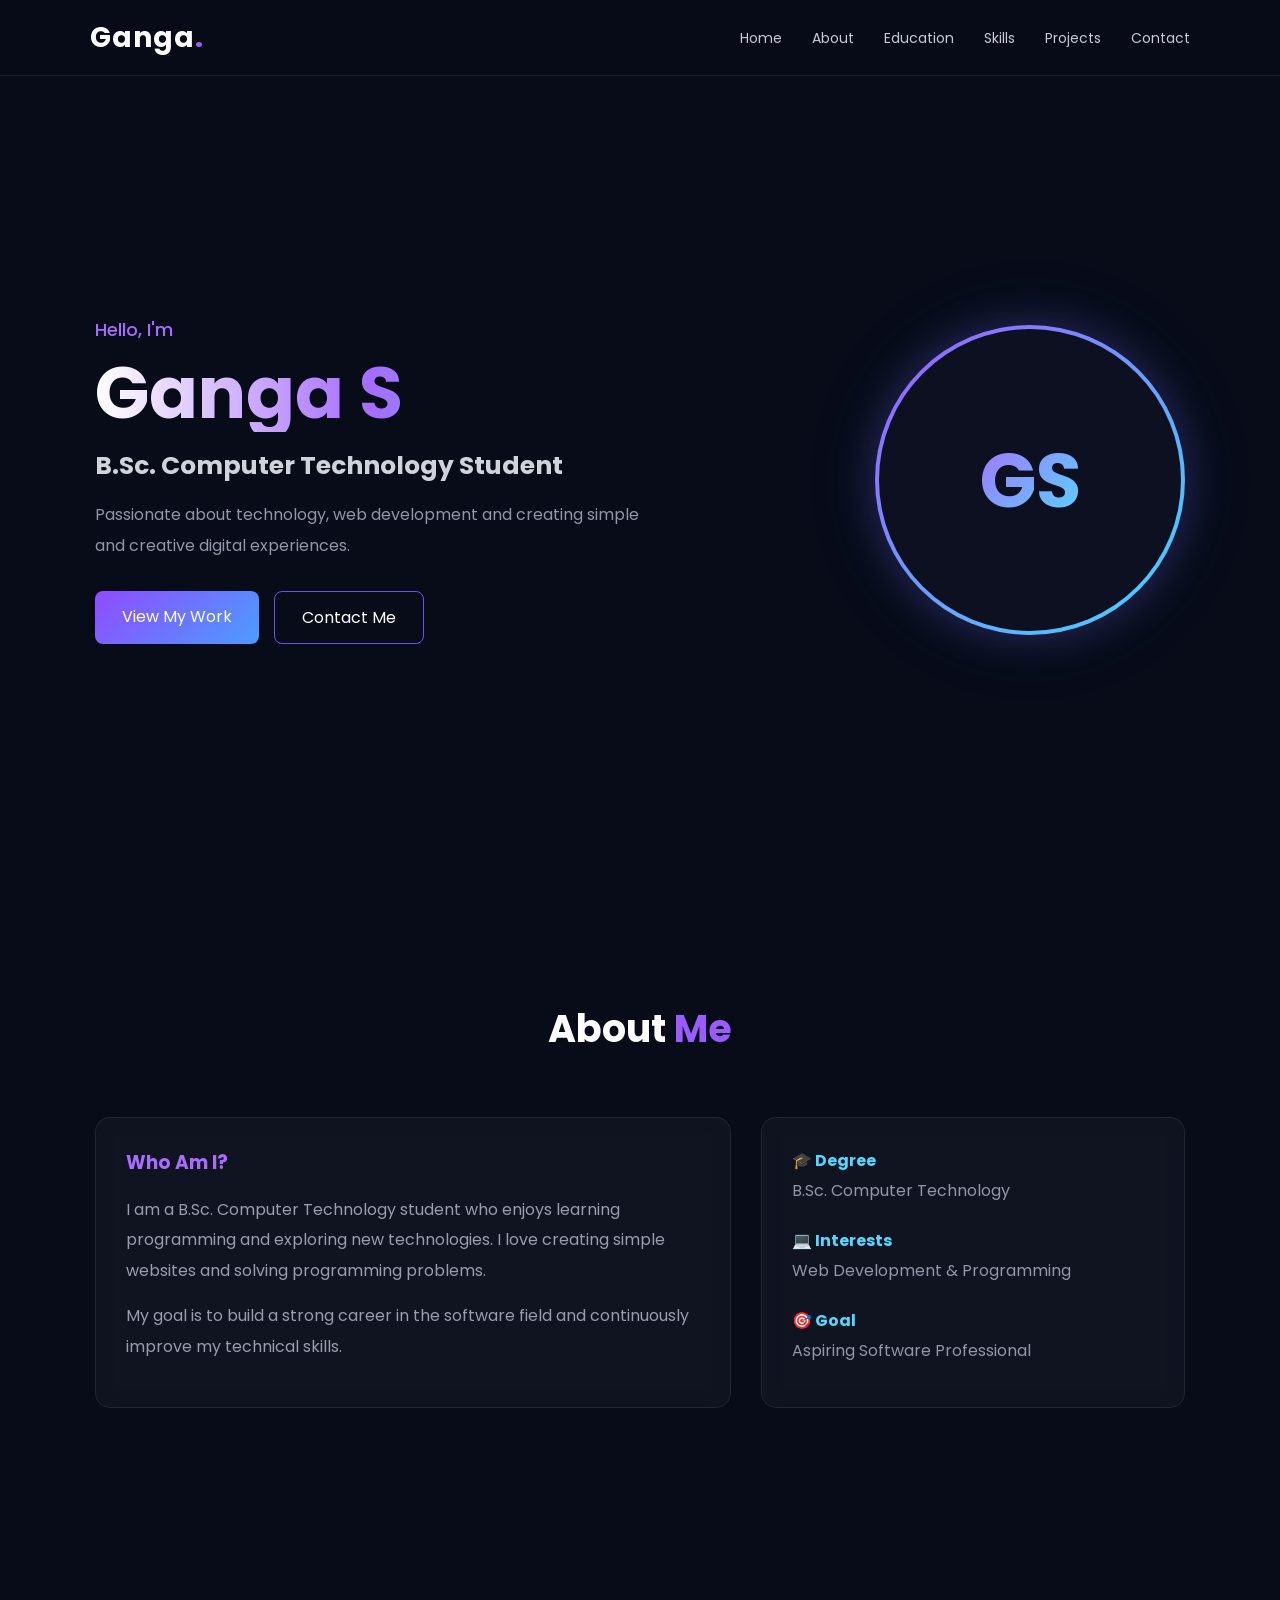
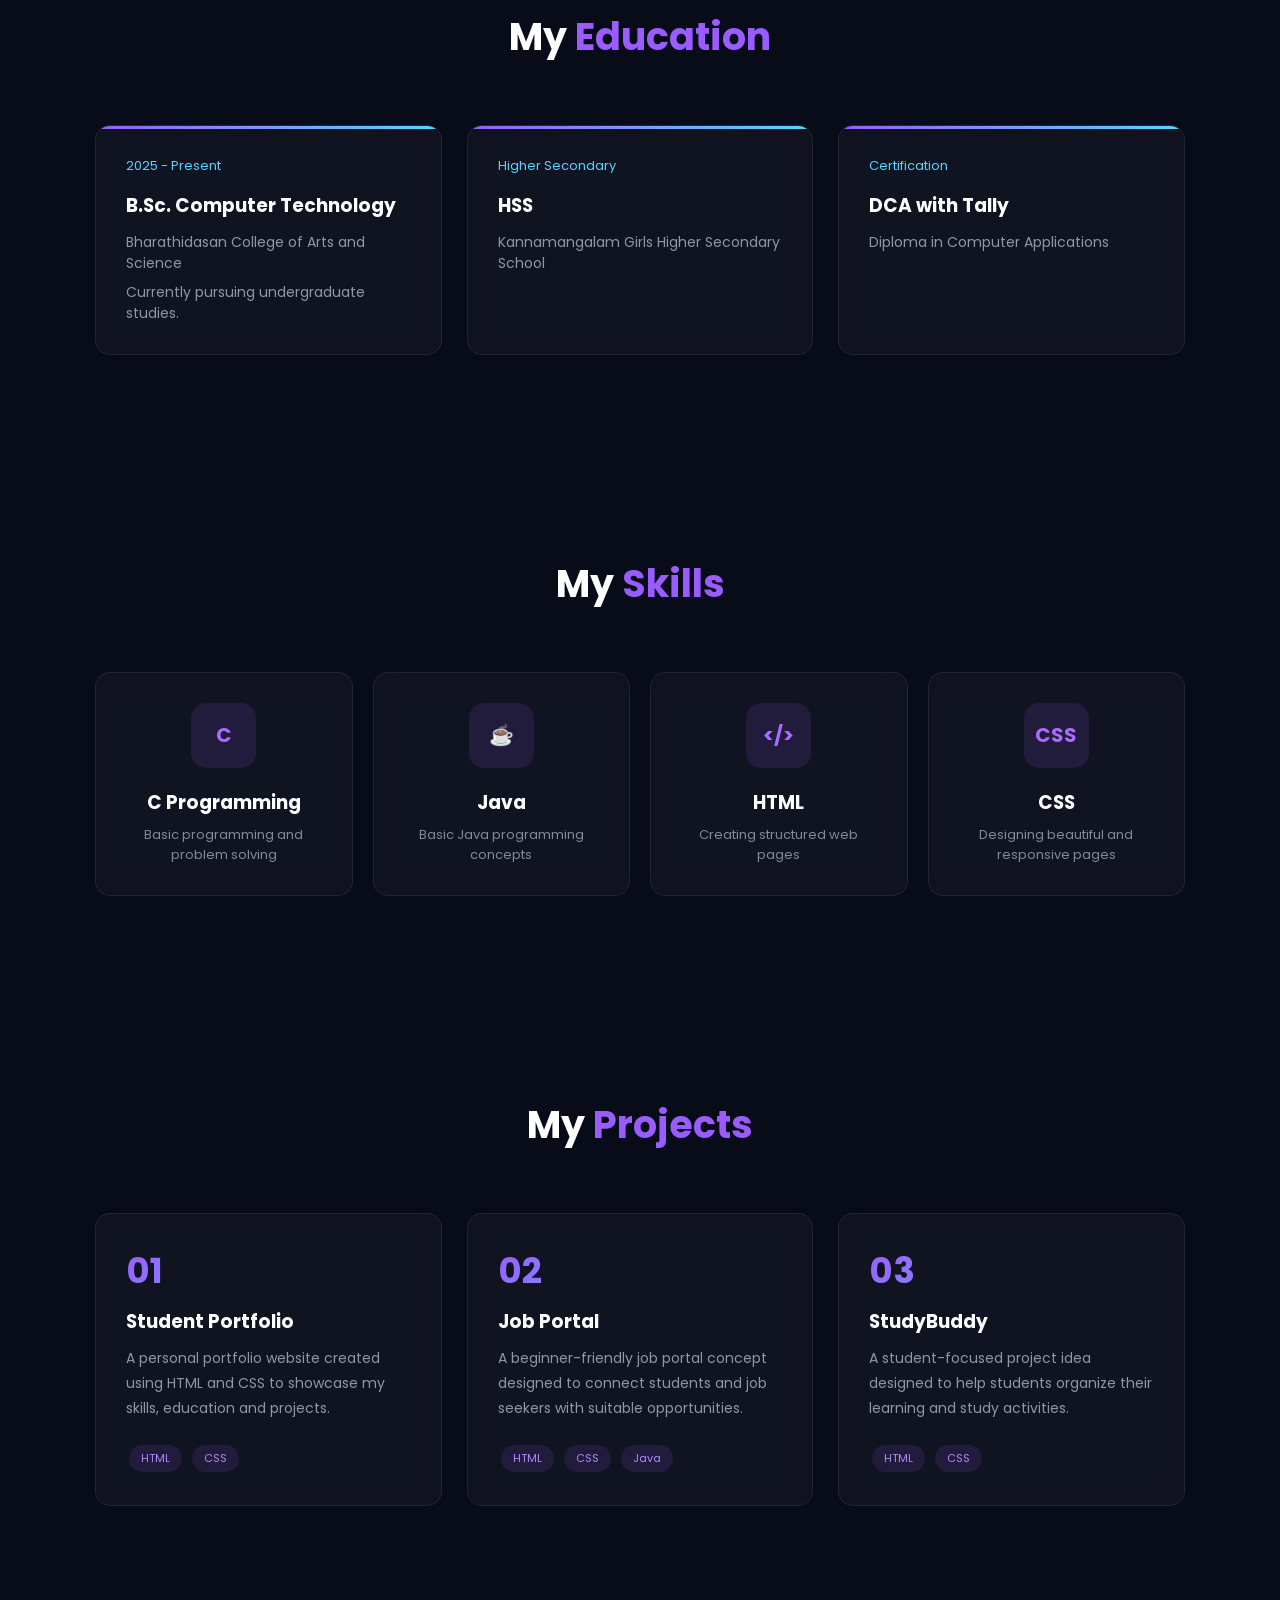
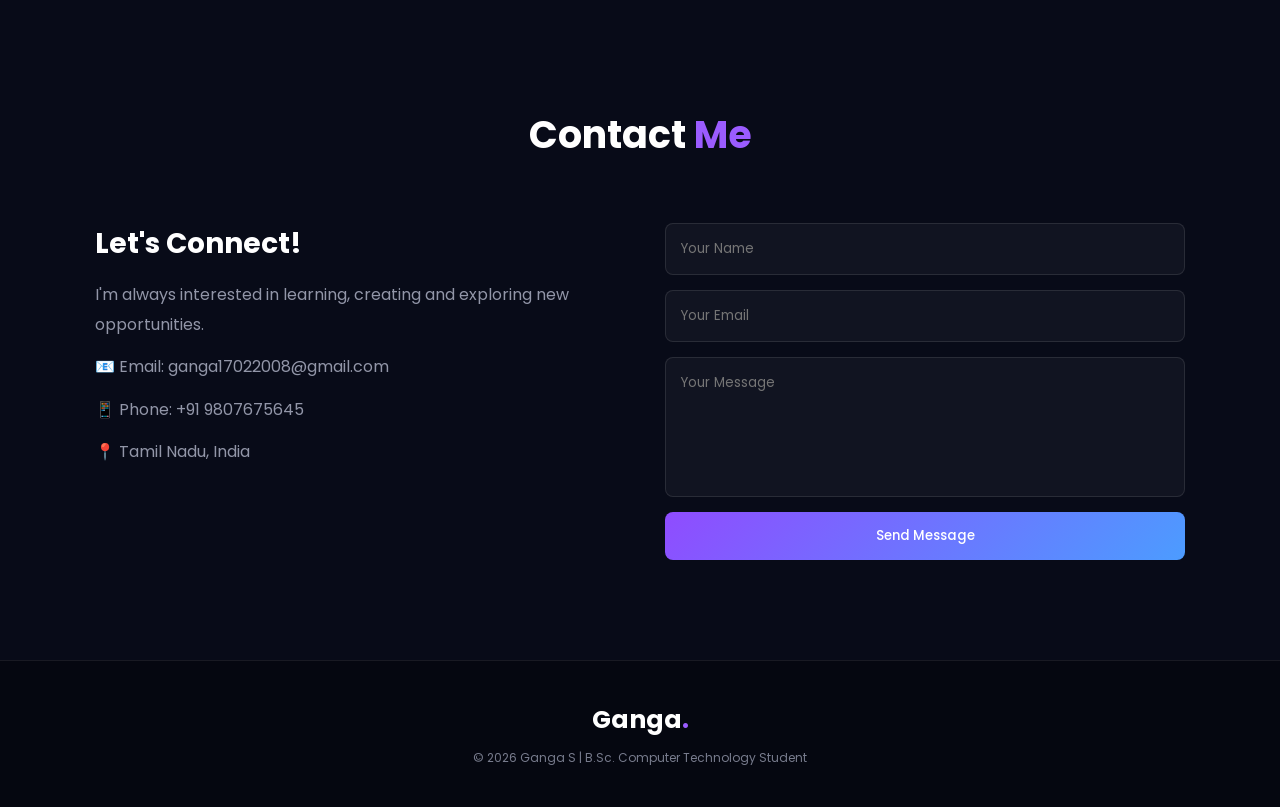
<file: index.html>
<!DOCTYPE html>
<html lang="en">
<head>
    <meta charset="UTF-8">
    <meta name="viewport" content="width=device-width, initial-scale=1.0">
    <title>Ganga | Portfolio</title>
    <link rel="stylesheet" href="style.css">
</head>

<body>

    <!-- Navigation -->
    <header>
        <nav>
            <h2 class="logo">Ganga<span>.</span></h2>

            <ul>
                <li><a href="#home">Home</a></li>
                <li><a href="#about">About</a></li>
                <li><a href="#education">Education</a></li>
                <li><a href="#skills">Skills</a></li>
                <li><a href="#projects">Projects</a></li>
                <li><a href="#contact">Contact</a></li>
            </ul>
        </nav>
    </header>


    <!-- Home -->
    <section id="home" class="home">

        <div class="home-text">
            <p class="hello">Hello, I'm</p>

            <h1>Ganga S</h1>

            <h2>B.Sc. Computer Technology Student</h2>

            <p>
                Passionate about technology, web development and
                creating simple and creative digital experiences.
            </p>

            <div class="buttons">
                <a href="#projects" class="btn">View My Work</a>
                <a href="#contact" class="btn outline">Contact Me</a>
            </div>
        </div>

        <div class="profile-box">
            <div class="circle">
                <span>GS</span>
            </div>
        </div>

    </section>


    <!-- About -->
    <section id="about">

        <h2 class="section-title">About <span>Me</span></h2>

        <div class="about-content">

            <div class="about-card">
                <h3>Who Am I?</h3>

                <p>
                    I am a B.Sc. Computer Technology student who enjoys
                    learning programming and exploring new technologies.
                    I love creating simple websites and solving
                    programming problems.
                </p>

                <p>
                    My goal is to build a strong career in the software
                    field and continuously improve my technical skills.
                </p>
            </div>

            <div class="info-card">
                <div>
                    <strong>🎓 Degree</strong>
                    <p>B.Sc. Computer Technology</p>
                </div>

                <div>
                    <strong>💻 Interests</strong>
                    <p>Web Development & Programming</p>
                </div>

                <div>
                    <strong>🎯 Goal</strong>
                    <p>Aspiring Software Professional</p>
                </div>
            </div>

        </div>

    </section>


    <!-- Education -->
    <section id="education">

        <h2 class="section-title">My <span>Education</span></h2>

        <div class="education-container">

            <div class="education-card">
                <div class="year">2025 - Present</div>
                <h3>B.Sc. Computer Technology</h3>
                <p>
                    Bharathidasan College of Arts and Science
                </p>
                <p class="small">
                    Currently pursuing undergraduate studies.
                </p>
            </div>

            <div class="education-card">
                <div class="year">Higher Secondary</div>
                <h3>HSS</h3>
                <p>
                    Kannamangalam Girls Higher Secondary School
                </p>
            </div>

            <div class="education-card">
                <div class="year">Certification</div>
                <h3>DCA with Tally</h3>
                <p>
                    Diploma in Computer Applications
                </p>
            </div>

        </div>

    </section>


    <!-- Skills -->
    <section id="skills">

        <h2 class="section-title">My <span>Skills</span></h2>

        <div class="skills-container">

            <div class="skill-card">
                <div class="icon">C</div>
                <h3>C Programming</h3>
                <p>Basic programming and problem solving</p>
            </div>

            <div class="skill-card">
                <div class="icon">☕</div>
                <h3>Java</h3>
                <p>Basic Java programming concepts</p>
            </div>

            <div class="skill-card">
                <div class="icon">&lt;/&gt;</div>
                <h3>HTML</h3>
                <p>Creating structured web pages</p>
            </div>

            <div class="skill-card">
                <div class="icon">CSS</div>
                <h3>CSS</h3>
                <p>Designing beautiful and responsive pages</p>
            </div>

        </div>

    </section>


    <!-- Projects -->
    <section id="projects">

        <h2 class="section-title">My <span>Projects</span></h2>

        <div class="projects-container">

            <div class="project-card">
                <div class="project-number">01</div>

                <h3>Student Portfolio</h3>

                <p>
                    A personal portfolio website created using
                    HTML and CSS to showcase my skills, education
                    and projects.
                </p>

                <div class="tags">
                    <span>HTML</span>
                    <span>CSS</span>
                </div>
            </div>


            <div class="project-card">
                <div class="project-number">02</div>

                <h3>Job Portal</h3>

                <p>
                    A beginner-friendly job portal concept designed
                    to connect students and job seekers with
                    suitable opportunities.
                </p>

                <div class="tags">
                    <span>HTML</span>
                    <span>CSS</span>
                    <span>Java</span>
                </div>
            </div>


            <div class="project-card">
                <div class="project-number">03</div>

                <h3>StudyBuddy</h3>

                <p>
                    A student-focused project idea designed to help
                    students organize their learning and study
                    activities.
                </p>

                <div class="tags">
                    <span>HTML</span>
                    <span>CSS</span>
                </div>
            </div>

        </div>

    </section>


    <!-- Contact -->
    <section id="contact">

        <h2 class="section-title">Contact <span>Me</span></h2>

        <div class="contact-container">

            <div class="contact-info">

                <h3>Let's Connect!</h3>

                <p>
                    I'm always interested in learning, creating
                    and exploring new opportunities.
                </p>

                <p>📧 Email: ganga17022008@gmail.com</p>
                <p>📱 Phone: +91 9807675645</p>
                <p>📍 Tamil Nadu, India</p>

            </div>


            <form>

                <input type="text" placeholder="Your Name">

                <input type="email" placeholder="Your Email">

                <textarea placeholder="Your Message"></textarea>

                <button type="submit">Send Message</button>

            </form>

        </div>

    </section>


    <!-- Footer -->
    <footer>

        <h3>Ganga<span>.</span></h3>

        <p>© 2026 Ganga S | B.Sc. Computer Technology Student</p>

        

    </footer>

</body>
</html>
</file>
<file: style.css>
@import url('https://fonts.googleapis.com/css2?family=Poppins:wght@300;400;500;600;700&display=swap');

* {
    margin: 0;
    padding: 0;
    box-sizing: border-box;
    scroll-behavior: smooth;
}

body {
    font-family: 'Poppins', sans-serif;
    background: #080b18;
    color: #ffffff;
}


/* ================= NAVBAR ================= */

header {
    position: fixed;
    width: 100%;
    top: 0;
    z-index: 1000;
    background: rgba(8, 11, 24, 0.85);
    backdrop-filter: blur(15px);
    border-bottom: 1px solid rgba(255,255,255,0.08);
}

nav {
    max-width: 1150px;
    height: 75px;
    margin: auto;
    padding: 0 25px;

    display: flex;
    align-items: center;
    justify-content: space-between;
}

.logo {
    font-size: 28px;
    font-weight: 700;
    letter-spacing: 1px;
}

.logo span {
    color: #9b5cff;
}

nav ul {
    display: flex;
    gap: 30px;
    list-style: none;
}

nav ul a {
    text-decoration: none;
    color: #c7c9d4;
    font-size: 14px;
    transition: 0.3s;
}

nav ul a:hover {
    color: #9b5cff;
}


/* ================= HOME ================= */

.home {
    min-height: 100vh;
    max-width: 1150px;
    margin: auto;
    padding: 130px 30px 70px;

    display: flex;
    align-items: center;
    justify-content: space-between;
    gap: 70px;
}

.home-text {
    max-width: 650px;
}

.hello {
    color: #a66cff;
    font-size: 18px;
    font-weight: 500;
    margin-bottom: 10px;
}

.home h1 {
    font-size: 72px;
    line-height: 1.1;

    background: linear-gradient(90deg, #ffffff, #a66cff, #55d6ff);
    -webkit-background-clip: text;
    color: transparent;
}

.home h2 {
    color: #d0d2dc;
    font-size: 25px;
    margin: 15px 0;
}

.home-text > p:not(.hello) {
    color: #9296a8;
    line-height: 1.9;
    max-width: 550px;
}

.buttons {
    display: flex;
    gap: 15px;
    margin-top: 30px;
}

.btn {
    text-decoration: none;
    color: white;
    padding: 13px 27px;
    border-radius: 8px;

    background: linear-gradient(135deg, #8f4cff, #4c9cff);

    transition: 0.3s;
}

.btn:hover {
    transform: translateY(-4px);
    box-shadow: 0 10px 30px rgba(125, 76, 255, 0.4);
}

.btn.outline {
    background: transparent;
    border: 1px solid #704cff;
}


/* ================= PROFILE ================= */

.profile-box {
    position: relative;
}

.circle {
    width: 310px;
    height: 310px;

    border-radius: 50%;

    display: flex;
    align-items: center;
    justify-content: center;

    background:
        linear-gradient(#0d1020, #0d1020) padding-box,
        linear-gradient(135deg, #9b5cff, #40d9ff) border-box;

    border: 4px solid transparent;

    box-shadow:
        0 0 40px rgba(135, 77, 255, 0.25),
        0 0 80px rgba(64, 217, 255, 0.1);
}

.circle span {
    font-size: 75px;
    font-weight: 700;

    background: linear-gradient(135deg, #a96cff, #51ddff);
    -webkit-background-clip: text;
    color: transparent;
}


/* ================= SECTIONS ================= */

section {
    max-width: 1150px;
    margin: auto;
    padding: 100px 30px;
}

.section-title {
    text-align: center;
    font-size: 38px;
    margin-bottom: 60px;
}

.section-title span {
    color: #9b5cff;
}


/* ================= ABOUT ================= */

.about-content {
    display: grid;
    grid-template-columns: 1.5fr 1fr;
    gap: 30px;
}

.about-card,
.info-card,
.education-card,
.skill-card,
.project-card {
    background: rgba(255,255,255,0.035);
    border: 1px solid rgba(255,255,255,0.08);

    border-radius: 15px;
    padding: 30px;

    backdrop-filter: blur(10px);

    transition: 0.3s;
}

.about-card:hover,
.info-card:hover,
.education-card:hover,
.skill-card:hover,
.project-card:hover {
    border-color: rgba(155,92,255,0.5);
    transform: translateY(-6px);
}

.about-card h3 {
    color: #a96cff;
    margin-bottom: 18px;
}

.about-card p {
    color: #999dad;
    line-height: 1.9;
    margin-bottom: 15px;
}

.info-card {
    display: flex;
    flex-direction: column;
    gap: 25px;
}

.info-card strong {
    color: #55d6ff;
}

.info-card p {
    color: #9296a8;
    margin-top: 5px;
}


/* ================= EDUCATION ================= */

.education-container {
    display: grid;
    grid-template-columns: repeat(3, 1fr);
    gap: 25px;
}

.education-card {
    position: relative;
    overflow: hidden;
}

.education-card::before {
    content: "";
    position: absolute;
    width: 100%;
    height: 3px;
    top: 0;
    left: 0;

    background: linear-gradient(90deg, #9b5cff, #55d6ff);
}

.year {
    color: #55d6ff;
    font-size: 13px;
    margin-bottom: 15px;
}

.education-card h3 {
    margin-bottom: 12px;
}

.education-card p {
    color: #9296a8;
    font-size: 14px;
}

.small {
    margin-top: 8px;
}


/* ================= SKILLS ================= */

.skills-container {
    display: grid;
    grid-template-columns: repeat(4, 1fr);
    gap: 20px;
}

.skill-card {
    text-align: center;
}

.icon {
    width: 65px;
    height: 65px;

    margin: 0 auto 20px;

    display: flex;
    align-items: center;
    justify-content: center;

    border-radius: 15px;

    background: rgba(155,92,255,0.12);
    color: #a96cff;

    font-size: 20px;
    font-weight: 700;
}

.skill-card h3 {
    margin-bottom: 8px;
}

.skill-card p {
    color: #85899b;
    font-size: 13px;
}


/* ================= PROJECTS ================= */

.projects-container {
    display: grid;
    grid-template-columns: repeat(3, 1fr);
    gap: 25px;
}

.project-card {
    position: relative;
}

.project-number {
    font-size: 35px;
    font-weight: 700;

    background: linear-gradient(135deg, #9b5cff, #55d6ff);
    -webkit-background-clip: text;
    color: transparent;
}

.project-card h3 {
    margin: 10px 0;
}

.project-card p {
    color: #9296a8;
    font-size: 14px;
    line-height: 1.8;
}

.tags {
    margin-top: 20px;
}

.tags span {
    display: inline-block;

    padding: 5px 12px;
    margin: 3px;

    border-radius: 20px;

    background: rgba(155,92,255,0.12);
    color: #b48aff;

    font-size: 11px;
}


/* ================= CONTACT ================= */

.contact-container {
    display: grid;
    grid-template-columns: 1fr 1fr;
    gap: 50px;
}

.contact-info h3 {
    font-size: 28px;
    margin-bottom: 15px;
}

.contact-info p {
    color: #9296a8;
    line-height: 1.9;
    margin-bottom: 12px;
}

form {
    display: flex;
    flex-direction: column;
    gap: 15px;
}

input,
textarea {
    width: 100%;

    padding: 15px;

    background: rgba(255,255,255,0.04);

    border: 1px solid rgba(255,255,255,0.1);

    border-radius: 8px;

    color: white;
    outline: none;

    font-family: inherit;
}

input:focus,
textarea:focus {
    border-color: #9b5cff;
}

textarea {
    height: 140px;
    resize: none;
}

button {
    padding: 14px;

    border: none;
    border-radius: 8px;

    color: white;
    font-family: inherit;
    font-weight: 500;

    cursor: pointer;

    background: linear-gradient(135deg, #8f4cff, #4c9cff);

    transition: 0.3s;
}

button:hover {
    transform: translateY(-3px);
    box-shadow: 0 8px 25px rgba(125,76,255,0.3);
}


/* ================= FOOTER ================= */

footer {
    text-align: center;
    padding: 40px 20px;

    background: #050710;

    border-top: 1px solid rgba(255,255,255,0.08);
}

footer h3 {
    font-size: 25px;
    margin-bottom: 10px;
}

footer h3 span {
    color: #9b5cff;
}

footer p {
    color: #777b8c;
    font-size: 12px;
    margin-top: 6px;
}


/* ================= MOBILE ================= */

@media (max-width: 850px) {

    nav ul {
        display: none;
    }

    .home {
        flex-direction: column-reverse;
        text-align: center;
        padding-top: 130px;
    }

    .home h1 {
        font-size: 52px;
    }

    .home h2 {
        font-size: 20px;
    }

    .home-text > p:not(.hello) {
        margin: auto;
    }

    .buttons {
        justify-content: center;
    }

    .circle {
        width: 230px;
        height: 230px;
    }

    .circle span {
        font-size: 55px;
    }

    .about-content,
    .contact-container {
        grid-template-columns: 1fr;
    }

    .education-container,
    .projects-container {
        grid-template-columns: 1fr;
    }

    .skills-container {
        grid-template-columns: repeat(2, 1fr);
    }
}


@media (max-width: 450px) {

    .home h1 {
        font-size: 42px;
    }

    .skills-container {
        grid-template-columns: 1fr;
    }

    .buttons {
        flex-direction: column;
    }

    .btn {
        width: 100%;
    }
}
</file>
